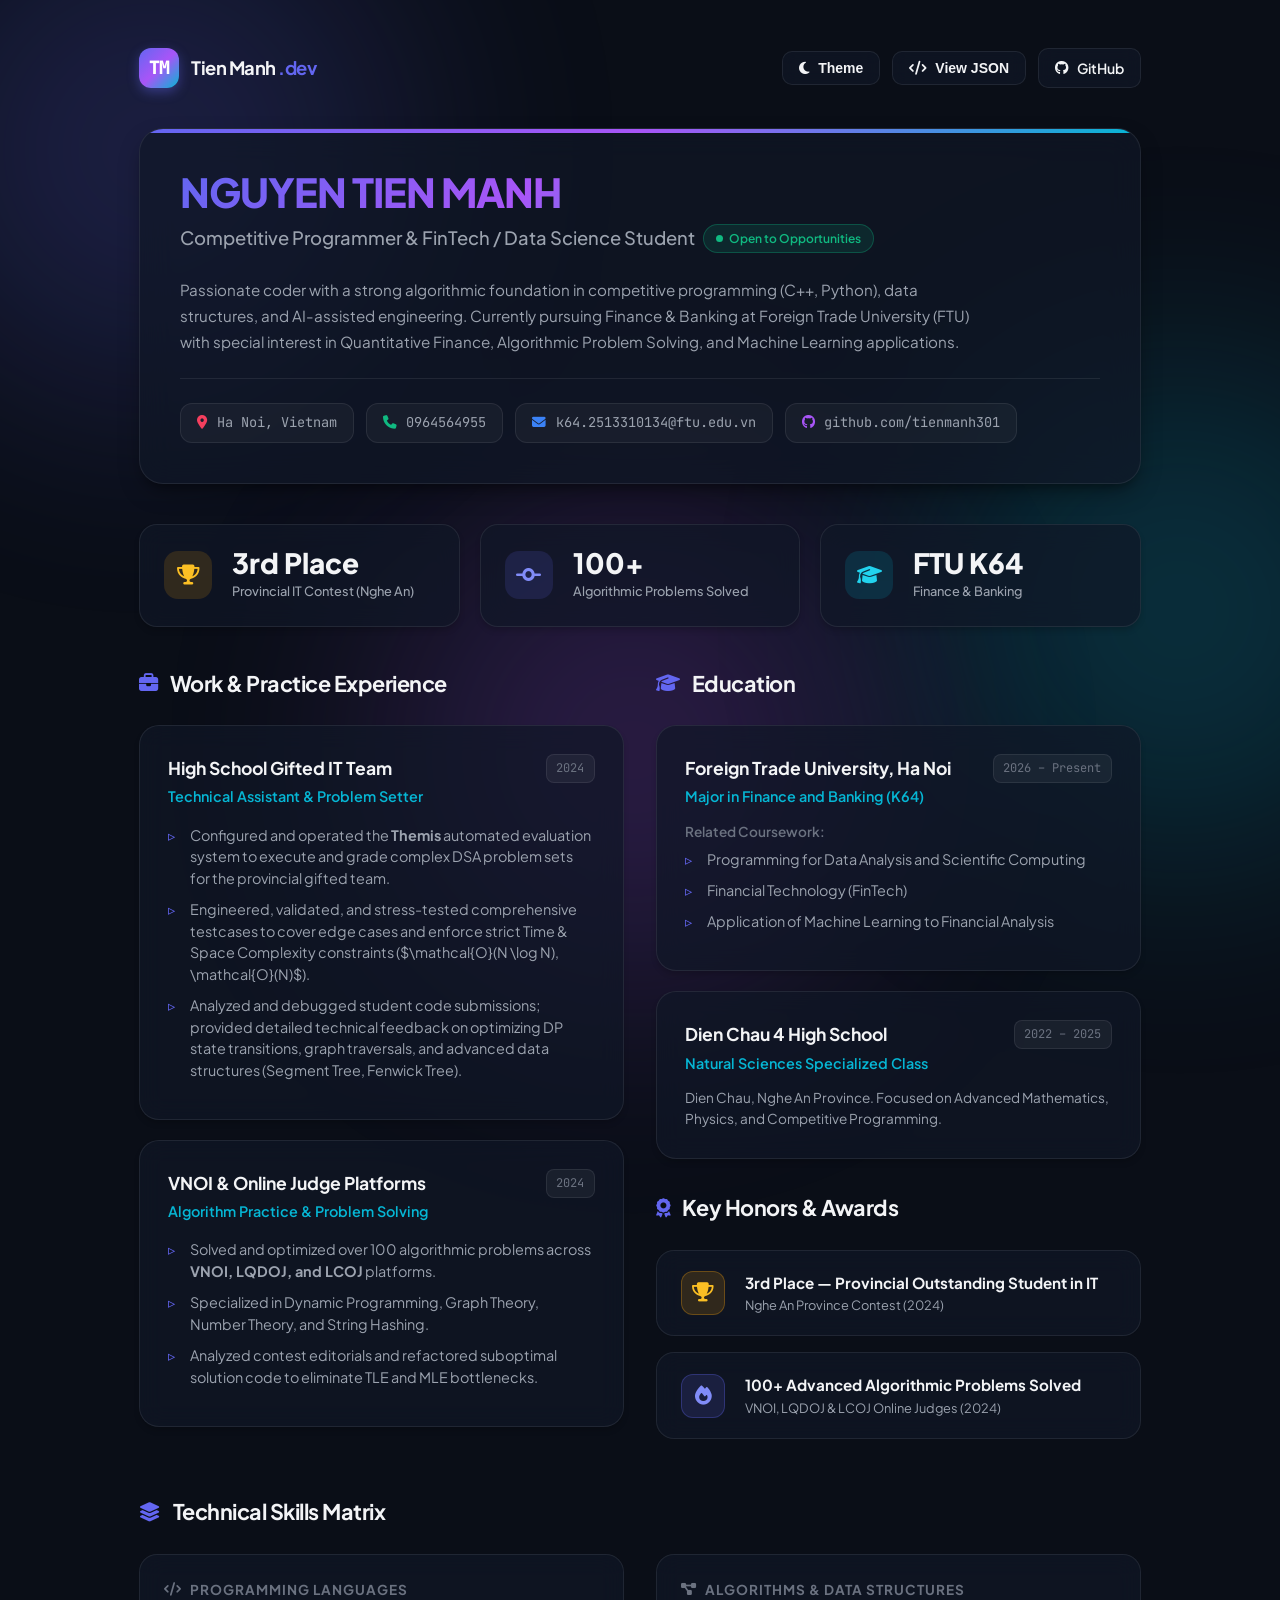
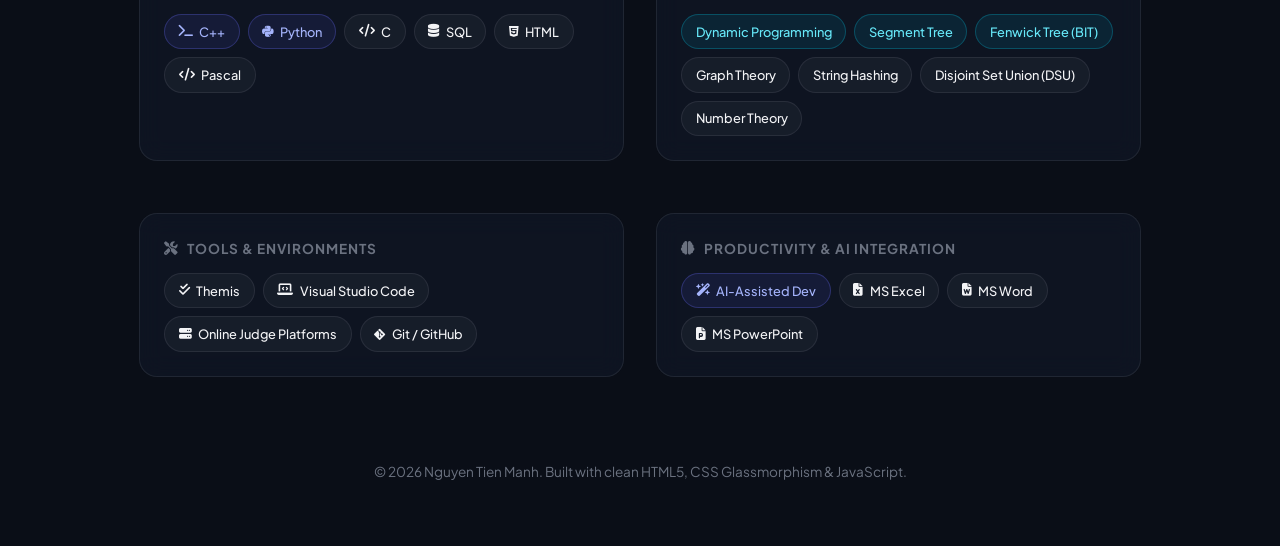
<file: portfolio.html>
<!DOCTYPE html>
<html lang="en" data-theme="dark">
<head>
  <meta charset="UTF-8" />
  <meta name="viewport" content="width=device-width, initial-scale=1.0" />
  <meta name="description" content="Portfolio & Resume of Nguyen Tien Manh - Competitive Programmer, FinTech & Data Science Student at Foreign Trade University." />
  <title>Nguyen Tien Manh | Portfolio & Resume</title>

  <!-- Google Fonts -->
  <link rel="preconnect" href="https://fonts.googleapis.com">
  <link rel="preconnect" href="https://fonts.gstatic.com" crossorigin>
  <link href="https://fonts.googleapis.com/css2?family=Plus+Jakarta+Sans:wght@300;400;500;600;700;800&family=JetBrains+Mono:wght@400;500;700&display=swap" rel="stylesheet">
  
  <!-- FontAwesome for Icons -->
  <link rel="stylesheet" href="https://cdnjs.cloudflare.com/ajax/libs/font-awesome/6.5.1/css/all.min.css" />

  <style>
    :root {
      --font-sans: 'Plus Jakarta Sans', system-ui, -apple-system, sans-serif;
      --font-mono: 'JetBrains Mono', monospace;

      /* Dark Theme (Default) */
      --bg-primary: #0a0e17;
      --bg-secondary: #111827;
      --bg-card: rgba(17, 24, 39, 0.7);
      --bg-card-hover: rgba(31, 41, 55, 0.85);
      --border-color: rgba(255, 255, 255, 0.08);
      --border-glow: rgba(99, 102, 241, 0.35);

      --text-main: #f3f4f6;
      --text-muted: #9ca3af;
      --text-dim: #6b7280;

      --accent-primary: #6366f1;
      --accent-secondary: #06b6d4;
      --accent-emerald: #10b981;
      --accent-amber: #f59e0b;
      --accent-gradient: linear-gradient(135deg, #6366f1 0%, #a855f7 50%, #06b6d4 100%);
      --card-gradient: linear-gradient(135deg, rgba(255,255,255,0.03) 0%, rgba(255,255,255,0.01) 100%);

      --shadow-sm: 0 4px 6px -1px rgba(0, 0, 0, 0.2);
      --shadow-lg: 0 10px 25px -5px rgba(0, 0, 0, 0.4), 0 8px 10px -6px rgba(0, 0, 0, 0.3);
      --shadow-glow: 0 0 25px rgba(99, 102, 241, 0.25);
    }

    [data-theme="light"] {
      --bg-primary: #f8fafc;
      --bg-secondary: #ffffff;
      --bg-card: rgba(255, 255, 255, 0.8);
      --bg-card-hover: rgba(255, 255, 255, 0.95);
      --border-color: rgba(0, 0, 0, 0.08);
      --border-glow: rgba(99, 102, 241, 0.3);

      --text-main: #0f172a;
      --text-muted: #475569;
      --text-dim: #94a3b8;

      --shadow-sm: 0 2px 4px rgba(0, 0, 0, 0.05);
      --shadow-lg: 0 10px 25px -5px rgba(0, 0, 0, 0.08);
      --shadow-glow: 0 0 20px rgba(99, 102, 241, 0.15);
    }

    * {
      margin: 0;
      padding: 0;
      box-sizing: border-box;
      transition: background-color 0.3s ease, border-color 0.3s ease, color 0.2s ease;
    }

    body {
      font-family: var(--font-sans);
      background-color: var(--bg-primary);
      color: var(--text-main);
      line-height: 1.6;
      min-height: 100vh;
      overflow-x: hidden;
      position: relative;
    }

    /* Ambient Background Glows */
    .ambient-glow {
      position: fixed;
      width: 500px;
      height: 500px;
      border-radius: 50%;
      filter: blur(120px);
      z-index: 0;
      pointer-events: none;
      opacity: 0.2;
    }
    .glow-1 { top: -100px; left: -100px; background: #6366f1; }
    .glow-2 { top: 40%; right: -150px; background: #06b6d4; }
    .glow-3 { bottom: -100px; left: 30%; background: #a855f7; }

    .container {
      max-width: 1050px;
      margin: 0 auto;
      padding: 2rem 1.5rem 4rem;
      position: relative;
      z-index: 1;
    }

    /* Header Nav */
    .top-nav {
      display: flex;
      justify-content: space-between;
      align-items: center;
      padding: 1rem 0 2.5rem;
    }
    .logo-badge {
      display: flex;
      align-items: center;
      gap: 0.75rem;
      font-weight: 700;
      font-size: 1.15rem;
      letter-spacing: -0.5px;
    }
    .logo-icon {
      width: 40px;
      height: 40px;
      border-radius: 12px;
      background: var(--accent-gradient);
      display: flex;
      align-items: center;
      justify-content: center;
      color: white;
      font-weight: 800;
      font-family: var(--font-mono);
      box-shadow: 0 4px 12px rgba(99, 102, 241, 0.4);
    }
    .nav-actions {
      display: flex;
      align-items: center;
      gap: 0.75rem;
    }
    .btn-action {
      background: var(--bg-card);
      border: 1px solid var(--border-color);
      color: var(--text-main);
      padding: 0.5rem 1rem;
      border-radius: 10px;
      font-size: 0.875rem;
      font-weight: 600;
      cursor: pointer;
      display: inline-flex;
      align-items: center;
      gap: 0.5rem;
      backdrop-filter: blur(8px);
      text-decoration: none;
    }
    .btn-action:hover {
      border-color: var(--accent-primary);
      transform: translateY(-2px);
      box-shadow: var(--shadow-sm);
    }

    /* Hero Section */
    .hero-card {
      background: var(--bg-card);
      border: 1px solid var(--border-color);
      backdrop-filter: blur(16px);
      border-radius: 24px;
      padding: 2.5rem;
      margin-bottom: 2.5rem;
      position: relative;
      overflow: hidden;
      box-shadow: var(--shadow-lg);
    }
    .hero-card::before {
      content: '';
      position: absolute;
      top: 0;
      left: 0;
      right: 0;
      height: 4px;
      background: var(--accent-gradient);
    }
    .hero-header {
      display: flex;
      flex-wrap: wrap;
      justify-content: space-between;
      gap: 1.5rem;
      align-items: flex-start;
      margin-bottom: 1.5rem;
    }
    .hero-title-group h1 {
      font-size: 2.5rem;
      font-weight: 800;
      letter-spacing: -1px;
      line-height: 1.15;
      background: var(--accent-gradient);
      -webkit-background-clip: text;
      -webkit-text-fill-color: transparent;
      margin-bottom: 0.5rem;
    }
    .hero-subtitle {
      font-size: 1.15rem;
      color: var(--text-muted);
      font-weight: 500;
      display: flex;
      align-items: center;
      gap: 0.5rem;
      flex-wrap: wrap;
    }
    .status-pill {
      display: inline-flex;
      align-items: center;
      gap: 0.4rem;
      padding: 0.25rem 0.75rem;
      background: rgba(16, 185, 129, 0.12);
      border: 1px solid rgba(16, 185, 129, 0.3);
      color: var(--accent-emerald);
      border-radius: 9999px;
      font-size: 0.75rem;
      font-weight: 600;
    }
    .status-dot {
      width: 7px;
      height: 7px;
      border-radius: 50%;
      background: var(--accent-emerald);
      animation: pulse 2s infinite;
    }
    @keyframes pulse {
      0% { box-shadow: 0 0 0 0 rgba(16, 185, 129, 0.7); }
      70% { box-shadow: 0 0 0 8px rgba(16, 185, 129, 0); }
      100% { box-shadow: 0 0 0 0 rgba(16, 185, 129, 0); }
    }

    /* Contact Chips */
    .contact-grid {
      display: flex;
      flex-wrap: wrap;
      gap: 0.75rem;
      margin-top: 1.5rem;
      padding-top: 1.5rem;
      border-top: 1px solid var(--border-color);
    }
    .contact-chip {
      display: inline-flex;
      align-items: center;
      gap: 0.6rem;
      padding: 0.5rem 1rem;
      background: rgba(255, 255, 255, 0.04);
      border: 1px solid var(--border-color);
      border-radius: 12px;
      color: var(--text-muted);
      text-decoration: none;
      font-size: 0.85rem;
      font-family: var(--font-mono);
      transition: all 0.2s ease;
    }
    .contact-chip:hover {
      color: var(--text-main);
      border-color: var(--accent-primary);
      background: rgba(99, 102, 241, 0.1);
      transform: translateY(-2px);
    }

    /* Stats Quick Showcase */
    .stats-row {
      display: grid;
      grid-template-columns: repeat(auto-fit, minmax(200px, 1fr));
      gap: 1.25rem;
      margin-bottom: 2.5rem;
    }
    .stat-card {
      background: var(--bg-card);
      border: 1px solid var(--border-color);
      backdrop-filter: blur(12px);
      border-radius: 18px;
      padding: 1.5rem;
      display: flex;
      align-items: center;
      gap: 1.25rem;
      box-shadow: var(--shadow-sm);
    }
    .stat-icon {
      width: 48px;
      height: 48px;
      border-radius: 14px;
      display: flex;
      align-items: center;
      justify-content: center;
      font-size: 1.25rem;
    }
    .stat-icon.blue { background: rgba(99, 102, 241, 0.15); color: #818cf8; }
    .stat-icon.cyan { background: rgba(6, 182, 212, 0.15); color: #22d3ee; }
    .stat-icon.amber { background: rgba(245, 158, 11, 0.15); color: #fbbf24; }
    .stat-number {
      font-size: 1.75rem;
      font-weight: 800;
      line-height: 1;
      margin-bottom: 0.25rem;
    }
    .stat-label {
      font-size: 0.8rem;
      color: var(--text-muted);
      font-weight: 500;
    }

    /* Section Layout */
    .section-title {
      font-size: 1.35rem;
      font-weight: 700;
      margin-bottom: 1.5rem;
      display: flex;
      align-items: center;
      gap: 0.75rem;
      letter-spacing: -0.5px;
    }
    .section-title i {
      color: var(--accent-primary);
      font-size: 1.2rem;
    }
    .grid-2 {
      display: grid;
      grid-template-columns: 1fr;
      gap: 2rem;
      margin-bottom: 2.5rem;
    }
    @media (min-width: 850px) {
      .grid-2 { grid-template-columns: 1fr 1fr; }
    }

    /* Cards */
    .card {
      background: var(--bg-card);
      border: 1px solid var(--border-color);
      backdrop-filter: blur(12px);
      border-radius: 20px;
      padding: 1.75rem;
      box-shadow: var(--shadow-sm);
      transition: all 0.25s ease;
      margin-bottom: 1.25rem;
    }
    .card:hover {
      border-color: var(--border-glow);
      transform: translateY(-3px);
      box-shadow: var(--shadow-glow);
    }
    .card-header {
      display: flex;
      justify-content: space-between;
      align-items: flex-start;
      margin-bottom: 0.75rem;
    }
    .card-title {
      font-size: 1.1rem;
      font-weight: 700;
      color: var(--text-main);
    }
    .card-subtitle {
      font-size: 0.9rem;
      color: var(--accent-secondary);
      font-weight: 600;
      margin-top: 0.2rem;
    }
    .card-date {
      font-family: var(--font-mono);
      font-size: 0.75rem;
      color: var(--text-dim);
      background: rgba(255, 255, 255, 0.05);
      padding: 0.25rem 0.6rem;
      border-radius: 8px;
      border: 1px solid var(--border-color);
      white-space: nowrap;
    }
    .bullet-list {
      list-style: none;
      margin-top: 1rem;
    }
    .bullet-list li {
      position: relative;
      padding-left: 1.4rem;
      margin-bottom: 0.6rem;
      font-size: 0.9rem;
      color: var(--text-muted);
      line-height: 1.5;
    }
    .bullet-list li::before {
      content: '▹';
      position: absolute;
      left: 0;
      color: var(--accent-primary);
      font-weight: bold;
    }

    /* Skill Tags */
    .skill-category {
      background: var(--bg-card);
      border: 1px solid var(--border-color);
      border-radius: 18px;
      padding: 1.5rem;
      margin-bottom: 1.25rem;
      backdrop-filter: blur(12px);
    }
    .skill-cat-title {
      font-size: 0.85rem;
      font-weight: 700;
      text-transform: uppercase;
      letter-spacing: 1px;
      color: var(--text-dim);
      margin-bottom: 0.85rem;
      display: flex;
      align-items: center;
      gap: 0.5rem;
    }
    .tag-container {
      display: flex;
      flex-wrap: wrap;
      gap: 0.5rem;
    }
    .tag {
      padding: 0.4rem 0.85rem;
      border-radius: 9999px;
      font-size: 0.8rem;
      font-weight: 500;
      background: rgba(255, 255, 255, 0.04);
      border: 1px solid var(--border-color);
      color: var(--text-main);
      display: inline-flex;
      align-items: center;
      gap: 0.4rem;
      transition: all 0.2s ease;
    }
    .tag:hover {
      background: rgba(99, 102, 241, 0.15);
      border-color: var(--accent-primary);
      color: #fff;
      transform: scale(1.04);
    }
    .tag.primary {
      background: rgba(99, 102, 241, 0.1);
      border-color: rgba(99, 102, 241, 0.3);
      color: #a5b4fc;
    }
    .tag.cyan {
      background: rgba(6, 182, 212, 0.1);
      border-color: rgba(6, 182, 212, 0.3);
      color: #67e8f9;
    }

    /* Achievements */
    .achievement-card {
      display: flex;
      gap: 1.25rem;
      align-items: center;
      background: var(--bg-card);
      border: 1px solid var(--border-color);
      border-radius: 18px;
      padding: 1.25rem 1.5rem;
      margin-bottom: 1rem;
      backdrop-filter: blur(12px);
      transition: all 0.2s ease;
    }
    .achievement-card:hover {
      border-color: var(--accent-amber);
      transform: translateX(4px);
    }
    .trophy-badge {
      width: 44px;
      height: 44px;
      border-radius: 12px;
      background: rgba(245, 158, 11, 0.15);
      border: 1px solid rgba(245, 158, 11, 0.3);
      color: #fbbf24;
      display: flex;
      align-items: center;
      justify-content: center;
      font-size: 1.2rem;
      flex-shrink: 0;
    }

    /* Modal for JSON */
    .modal {
      display: none;
      position: fixed;
      top: 0; left: 0; right: 0; bottom: 0;
      background: rgba(0, 0, 0, 0.7);
      backdrop-filter: blur(8px);
      z-index: 100;
      align-items: center;
      justify-content: center;
      padding: 1.5rem;
    }
    .modal.active { display: flex; }
    .modal-content {
      background: var(--bg-secondary);
      border: 1px solid var(--border-color);
      border-radius: 20px;
      max-width: 700px;
      width: 100%;
      max-height: 80vh;
      overflow: hidden;
      display: flex;
      flex-direction: column;
      box-shadow: var(--shadow-lg);
    }
    .modal-header {
      padding: 1.25rem 1.5rem;
      border-bottom: 1px solid var(--border-color);
      display: flex;
      justify-content: space-between;
      align-items: center;
    }
    .modal-body {
      padding: 1.5rem;
      overflow-y: auto;
      font-family: var(--font-mono);
      font-size: 0.85rem;
      background: #0d1117;
      color: #58a6ff;
    }

    /* Footer */
    footer {
      text-align: center;
      margin-top: 4rem;
      color: var(--text-dim);
      font-size: 0.85rem;
    }

    /* Toast Notification */
    .toast {
      position: fixed;
      bottom: 2rem;
      right: 2rem;
      background: var(--accent-emerald);
      color: white;
      padding: 0.75rem 1.25rem;
      border-radius: 12px;
      font-size: 0.85rem;
      font-weight: 600;
      display: none;
      align-items: center;
      gap: 0.5rem;
      box-shadow: 0 10px 20px rgba(16, 185, 129, 0.3);
      z-index: 200;
    }
  </style>
</head>
<body>

  <!-- Ambient Glow Backgrounds -->
  <div class="ambient-glow glow-1"></div>
  <div class="ambient-glow glow-2"></div>
  <div class="ambient-glow glow-3"></div>

  <div class="container">
    <!-- Top Navigation -->
    <header class="top-nav">
      <div class="logo-badge">
        <div class="logo-icon">TM</div>
        <div>
          <span>Tien Manh</span>
          <span style="color: var(--accent-primary)">.dev</span>
        </div>
      </div>
      <div class="nav-actions">
        <button id="themeToggle" class="btn-action" title="Toggle Light/Dark Theme">
          <i class="fa-solid fa-moon"></i>
          <span>Theme</span>
        </button>
        <button id="openJsonBtn" class="btn-action" title="View Structured JSON">
          <i class="fa-solid fa-code"></i>
          <span>View JSON</span>
        </button>
        <a href="https://github.com/tienmanh301" target="_blank" rel="noopener noreferrer" class="btn-action">
          <i class="fa-brands fa-github"></i>
          <span>GitHub</span>
        </a>
      </div>
    </header>

    <!-- Hero Card -->
    <section class="hero-card">
      <div class="hero-header">
        <div class="hero-title-group">
          <h1>NGUYEN TIEN MANH</h1>
          <div class="hero-subtitle">
            <span>Competitive Programmer & FinTech / Data Science Student</span>
            <span class="status-pill">
              <span class="status-dot"></span> Open to Opportunities
            </span>
          </div>
        </div>
      </div>

      <p style="color: var(--text-muted); max-width: 800px; font-size: 0.95rem; line-height: 1.7;">
        Passionate coder with a strong algorithmic foundation in competitive programming (C++, Python), data structures, and AI-assisted engineering. Currently pursuing Finance & Banking at Foreign Trade University (FTU) with special interest in Quantitative Finance, Algorithmic Problem Solving, and Machine Learning applications.
      </p>

      <!-- Contact Info -->
      <div class="contact-grid">
        <div class="contact-chip" style="cursor: pointer;" onclick="copyToClipboard('Ha Noi, Vietnam', 'Location copied!')">
          <i class="fa-solid fa-location-dot" style="color: #f43f5e;"></i>
          <span>Ha Noi, Vietnam</span>
        </div>
        <a href="tel:0964564955" class="contact-chip">
          <i class="fa-solid fa-phone" style="color: #10b981;"></i>
          <span>0964564955</span>
        </a>
        <a href="mailto:k64.2513310134@ftu.edu.vn" class="contact-chip">
          <i class="fa-solid fa-envelope" style="color: #3b82f6;"></i>
          <span>k64.2513310134@ftu.edu.vn</span>
        </a>
        <a href="https://github.com/tienmanh301" target="_blank" rel="noopener" class="contact-chip">
          <i class="fa-brands fa-github" style="color: #a855f7;"></i>
          <span>github.com/tienmanh301</span>
        </a>
      </div>
    </section>

    <!-- Quick Stats -->
    <div class="stats-row">
      <div class="stat-card">
        <div class="stat-icon amber"><i class="fa-solid fa-trophy"></i></div>
        <div>
          <div class="stat-number">3rd Place</div>
          <div class="stat-label">Provincial IT Contest (Nghe An)</div>
        </div>
      </div>
      <div class="stat-card">
        <div class="stat-icon blue"><i class="fa-solid fa-code-commit"></i></div>
        <div>
          <div class="stat-number">100+</div>
          <div class="stat-label">Algorithmic Problems Solved</div>
        </div>
      </div>
      <div class="stat-card">
        <div class="stat-icon cyan"><i class="fa-solid fa-graduation-cap"></i></div>
        <div>
          <div class="stat-number">FTU K64</div>
          <div class="stat-label">Finance & Banking</div>
        </div>
      </div>
    </div>

    <!-- Main Grid: Education & Experience -->
    <div class="grid-2">
      <!-- Experience -->
      <div>
        <h2 class="section-title">
          <i class="fa-solid fa-briefcase"></i> Work & Practice Experience
        </h2>

        <!-- Card 1 -->
        <div class="card">
          <div class="card-header">
            <div>
              <div class="card-title">High School Gifted IT Team</div>
              <div class="card-subtitle">Technical Assistant & Problem Setter</div>
            </div>
            <div class="card-date">2024</div>
          </div>
          <ul class="bullet-list">
            <li>Configured and operated the <strong>Themis</strong> automated evaluation system to execute and grade complex DSA problem sets for the provincial gifted team.</li>
            <li>Engineered, validated, and stress-tested comprehensive testcases to cover edge cases and enforce strict Time & Space Complexity constraints ($\mathcal{O}(N \log N), \mathcal{O}(N)$).</li>
            <li>Analyzed and debugged student code submissions; provided detailed technical feedback on optimizing DP state transitions, graph traversals, and advanced data structures (Segment Tree, Fenwick Tree).</li>
          </ul>
        </div>

        <!-- Card 2 -->
        <div class="card">
          <div class="card-header">
            <div>
              <div class="card-title">VNOI & Online Judge Platforms</div>
              <div class="card-subtitle">Algorithm Practice & Problem Solving</div>
            </div>
            <div class="card-date">2024</div>
          </div>
          <ul class="bullet-list">
            <li>Solved and optimized over 100 algorithmic problems across <strong>VNOI, LQDOJ, and LCOJ</strong> platforms.</li>
            <li>Specialized in Dynamic Programming, Graph Theory, Number Theory, and String Hashing.</li>
            <li>Analyzed contest editorials and refactored suboptimal solution code to eliminate TLE and MLE bottlenecks.</li>
          </ul>
        </div>
      </div>

      <!-- Education & Achievements -->
      <div>
        <h2 class="section-title">
          <i class="fa-solid fa-graduation-cap"></i> Education
        </h2>

        <!-- FTU -->
        <div class="card">
          <div class="card-header">
            <div>
              <div class="card-title">Foreign Trade University, Ha Noi</div>
              <div class="card-subtitle">Major in Finance and Banking (K64)</div>
            </div>
            <div class="card-date">2026 – Present</div>
          </div>
          <div style="font-size: 0.85rem; color: var(--text-dim); margin-top: 0.5rem; font-weight: 600;">Related Coursework:</div>
          <ul class="bullet-list" style="margin-top: 0.4rem;">
            <li>Programming for Data Analysis and Scientific Computing</li>
            <li>Financial Technology (FinTech)</li>
            <li>Application of Machine Learning to Financial Analysis</li>
          </ul>
        </div>

        <!-- High School -->
        <div class="card">
          <div class="card-header">
            <div>
              <div class="card-title">Dien Chau 4 High School</div>
              <div class="card-subtitle">Natural Sciences Specialized Class</div>
            </div>
            <div class="card-date">2022 – 2025</div>
          </div>
          <p style="font-size: 0.85rem; color: var(--text-muted); margin-top: 0.5rem;">
            Dien Chau, Nghe An Province. Focused on Advanced Mathematics, Physics, and Competitive Programming.
          </p>
        </div>

        <!-- Achievements -->
        <h2 class="section-title" style="margin-top: 2rem;">
          <i class="fa-solid fa-award"></i> Key Honors & Awards
        </h2>

        <div class="achievement-card">
          <div class="trophy-badge"><i class="fa-solid fa-trophy"></i></div>
          <div>
            <div style="font-weight: 700; font-size: 0.95rem;">3rd Place — Provincial Outstanding Student in IT</div>
            <div style="font-size: 0.8rem; color: var(--text-muted);">Nghe An Province Contest (2024)</div>
          </div>
        </div>

        <div class="achievement-card">
          <div class="trophy-badge" style="background: rgba(99, 102, 241, 0.15); border-color: rgba(99, 102, 241, 0.3); color: #818cf8;">
            <i class="fa-solid fa-fire"></i>
          </div>
          <div>
            <div style="font-weight: 700; font-size: 0.95rem;">100+ Advanced Algorithmic Problems Solved</div>
            <div style="font-size: 0.8rem; color: var(--text-muted);">VNOI, LQDOJ & LCOJ Online Judges (2024)</div>
          </div>
        </div>
      </div>
    </div>

    <!-- Skills Matrix -->
    <section>
      <h2 class="section-title">
        <i class="fa-solid fa-layer-group"></i> Technical Skills Matrix
      </h2>

      <div class="grid-2">
        <div class="skill-category">
          <div class="skill-cat-title"><i class="fa-solid fa-code"></i> Programming Languages</div>
          <div class="tag-container">
            <span class="tag primary"><i class="fa-solid fa-terminal"></i> C++</span>
            <span class="tag primary"><i class="fa-brands fa-python"></i> Python</span>
            <span class="tag"><i class="fa-solid fa-code"></i> C</span>
            <span class="tag"><i class="fa-solid fa-database"></i> SQL</span>
            <span class="tag"><i class="fa-brands fa-html5"></i> HTML</span>
            <span class="tag"><i class="fa-solid fa-code"></i> Pascal</span>
          </div>
        </div>

        <div class="skill-category">
          <div class="skill-cat-title"><i class="fa-solid fa-diagram-project"></i> Algorithms & Data Structures</div>
          <div class="tag-container">
            <span class="tag cyan">Dynamic Programming</span>
            <span class="tag cyan">Segment Tree</span>
            <span class="tag cyan">Fenwick Tree (BIT)</span>
            <span class="tag">Graph Theory</span>
            <span class="tag">String Hashing</span>
            <span class="tag">Disjoint Set Union (DSU)</span>
            <span class="tag">Number Theory</span>
          </div>
        </div>

        <div class="skill-category">
          <div class="skill-cat-title"><i class="fa-solid fa-screwdriver-wrench"></i> Tools & Environments</div>
          <div class="tag-container">
            <span class="tag"><i class="fa-solid fa-check-double"></i> Themis</span>
            <span class="tag"><i class="fa-solid fa-laptop-code"></i> Visual Studio Code</span>
            <span class="tag"><i class="fa-solid fa-server"></i> Online Judge Platforms</span>
            <span class="tag"><i class="fa-brands fa-git-alt"></i> Git / GitHub</span>
          </div>
        </div>

        <div class="skill-category">
          <div class="skill-cat-title"><i class="fa-solid fa-brain"></i> Productivity & AI Integration</div>
          <div class="tag-container">
            <span class="tag primary"><i class="fa-solid fa-wand-magic-sparkles"></i> AI-Assisted Dev</span>
            <span class="tag"><i class="fa-solid fa-file-excel"></i> MS Excel</span>
            <span class="tag"><i class="fa-solid fa-file-word"></i> MS Word</span>
            <span class="tag"><i class="fa-solid fa-file-powerpoint"></i> MS PowerPoint</span>
          </div>
        </div>
      </div>
    </section>

    <!-- Footer -->
    <footer>
      <p>© 2026 Nguyen Tien Manh. Built with clean HTML5, CSS Glassmorphism & JavaScript.</p>
    </footer>
  </div>

  <!-- JSON Viewer Modal -->
  <div id="jsonModal" class="modal">
    <div class="modal-content">
      <div class="modal-header">
        <h3 style="font-size: 1.1rem; font-weight: 700;">Structured Resume Data (JSON)</h3>
        <button id="closeJsonBtn" style="background: none; border: none; color: var(--text-muted); font-size: 1.25rem; cursor: pointer;">&times;</button>
      </div>
      <pre id="jsonViewer" class="modal-body"></pre>
      <div style="padding: 1rem 1.5rem; border-top: 1px solid var(--border-color); display: flex; justify-content: flex-end; gap: 0.75rem;">
        <button id="copyJsonBtn" class="btn-action"><i class="fa-solid fa-copy"></i> Copy JSON</button>
      </div>
    </div>
  </div>

  <!-- Toast Notification -->
  <div id="toast" class="toast">
    <i class="fa-solid fa-check-circle"></i>
    <span id="toastMsg">Copied!</span>
  </div>

  <!-- Script for Theme Toggle, JSON Modal & Copy -->
  <script>
    const resumeData = {
      "basics": {
        "name": "Nguyen Tien Manh",
        "title": "Competitive Programmer & FinTech / Data Science Student",
        "location": "Ha Noi, Vietnam",
        "phone": "0964564955",
        "email": "k64.2513310134@ftu.edu.vn",
        "github": "https://github.com/tienmanh301"
      },
      "education": [
        {
          "institution": "Foreign Trade University, Ha Noi",
          "major": "Finance and Banking",
          "period": "2026 – Present",
          "coursework": [
            "Programming for Data Analysis and Scientific Computing",
            "Financial Technology",
            "Application of Machine Learning to Financial Analysis"
          ]
        },
        {
          "institution": "Dien Chau 4 High School, Nghe An",
          "major": "Natural Sciences Specialized Class",
          "period": "2022 – 2025"
        }
      ],
      "workExperience": [
        {
          "organization": "High School Gifted IT Team",
          "role": "Competitive Programming Technical Assistant And Problem Setter",
          "period": "2024",
          "highlights": [
            "Configured and operated Themis automated evaluation system",
            "Engineered, validated, and stress-tested comprehensive testcases (O(N log N), O(N))",
            "Debugged student code and provided technical feedback on DP, Graphs, Segment Trees, Fenwick Trees"
          ]
        },
        {
          "organization": "VNOI And Online Judge Platforms",
          "role": "Algorithm Practice And Problem Solving",
          "period": "2024",
          "highlights": [
            "Solved and optimized 100+ problems across VNOI, LQDOJ, LCOJ",
            "Eliminated TLE/MLE bottlenecks across complex algorithms"
          ]
        }
      ],
      "skills": {
        "languages": ["Pascal", "C", "C++", "Python", "HTML", "SQL"],
        "algorithms": ["Dynamic Programming", "Graph Theory", "Number Theory", "String Hashing", "Segment Tree", "Fenwick Tree", "DSU"],
        "tools": ["Themis", "Visual Studio Code", "Online Judge"],
        "productivity": ["AI-Assisted Dev", "Microsoft Excel", "Word", "PowerPoint"]
      },
      "achievements": [
        "3rd place, Provincial Outstanding Student in IT, Nghe An Province (2024)",
        "Solved 100+ Advanced Algorithmic Problems across Online Judges (2024)"
      ]
    };

    // Theme Toggle
    const themeToggle = document.getElementById('themeToggle');
    themeToggle.addEventListener('click', () => {
      const current = document.documentElement.getAttribute('data-theme');
      const next = current === 'dark' ? 'light' : 'dark';
      document.documentElement.setAttribute('data-theme', next);
      themeToggle.querySelector('i').className = next === 'dark' ? 'fa-solid fa-moon' : 'fa-solid fa-sun';
    });

    // JSON Modal
    const jsonModal = document.getElementById('jsonModal');
    const openJsonBtn = document.getElementById('openJsonBtn');
    const closeJsonBtn = document.getElementById('closeJsonBtn');
    const jsonViewer = document.getElementById('jsonViewer');
    const copyJsonBtn = document.getElementById('copyJsonBtn');

    openJsonBtn.addEventListener('click', () => {
      jsonViewer.textContent = JSON.stringify(resumeData, null, 2);
      jsonModal.classList.add('active');
    });

    closeJsonBtn.addEventListener('click', () => {
      jsonModal.classList.remove('active');
    });

    jsonModal.addEventListener('click', (e) => {
      if (e.target === jsonModal) jsonModal.classList.remove('active');
    });

    copyJsonBtn.addEventListener('click', () => {
      navigator.clipboard.writeText(JSON.stringify(resumeData, null, 2));
      showToast('JSON copied to clipboard!');
    });

    // Toast Notification helper
    function showToast(msg) {
      const toast = document.getElementById('toast');
      document.getElementById('toastMsg').textContent = msg;
      toast.style.display = 'flex';
      setTimeout(() => { toast.style.display = 'none'; }, 2500);
    }

    function copyToClipboard(text, msg) {
      navigator.clipboard.writeText(text);
      showToast(msg || 'Copied to clipboard!');
    }
  </script>
</body>
</html>
</file>
